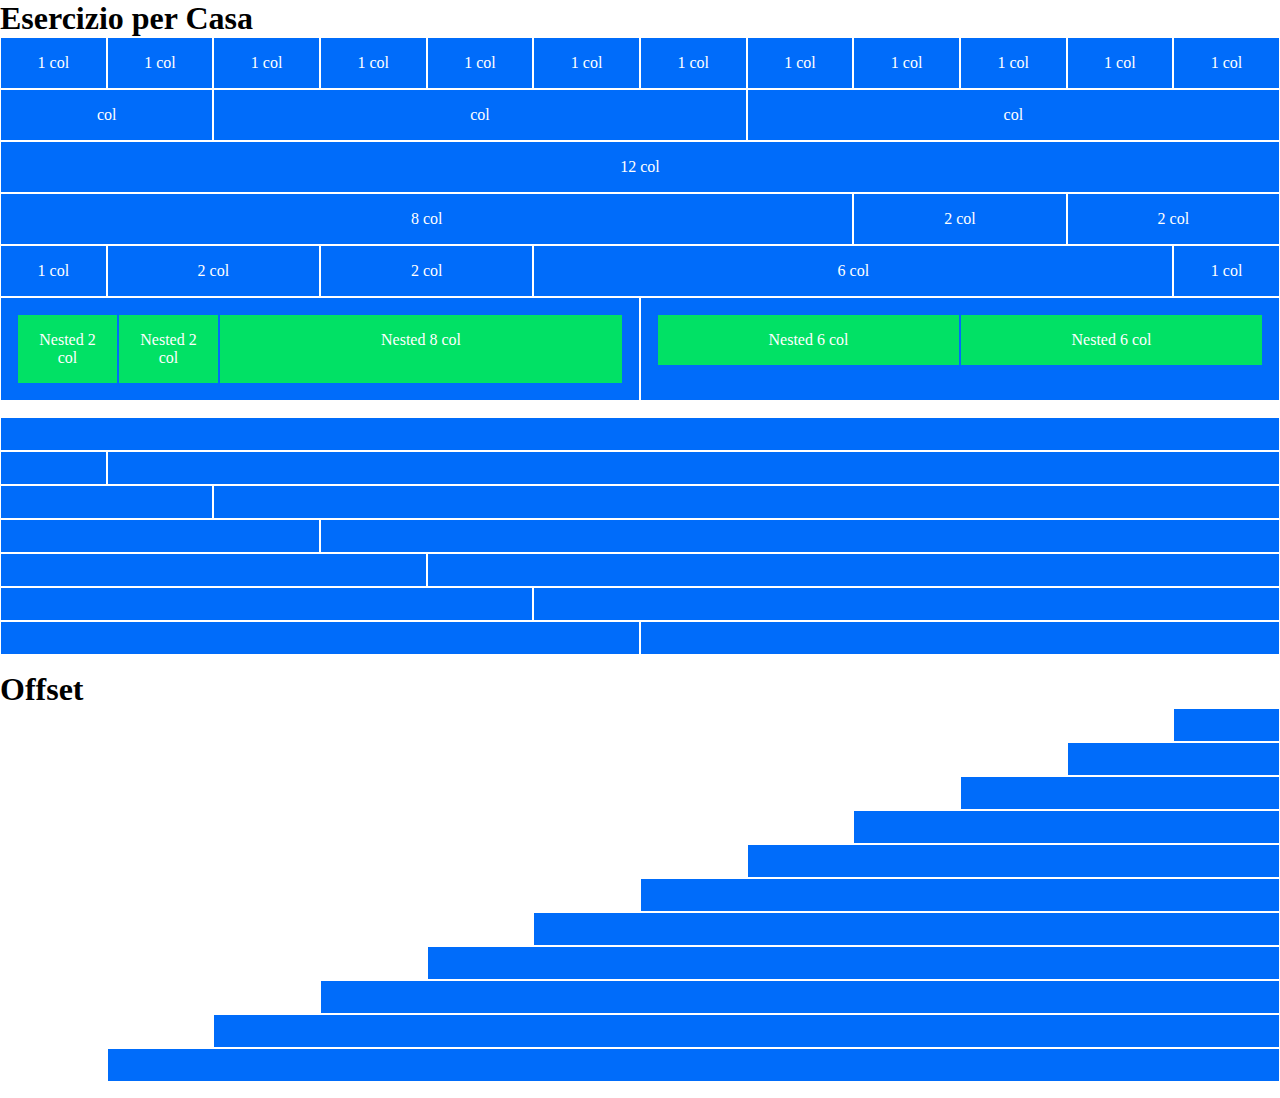
<file: index.html>
<!DOCTYPE html>
<html lang="it">
<head>
    <meta charset="UTF-8">
    <meta http-equiv="X-UA-Compatible" content="IE=edge">
    <meta name="viewport" content="width=device-width, initial-scale=1.0">
    <link rel="stylesheet" href="css/12bool.css">
    <link rel="stylesheet" href="css/style.css">
    <title>12 Bool</title>
</head>
<body>
    <main>


        <!-- First Container - Esercizio per Casa -->
        <div class="container">
            <h1>Esercizio per Casa</h1>

            <!-- First Row -->
            <div class="row">
                <div class="col-1">1 col</div>
                <div class="col-1">1 col</div>
                <div class="col-1">1 col</div>
                <div class="col-1">1 col</div>
                <div class="col-1">1 col</div>
                <div class="col-1">1 col</div>
                <div class="col-1">1 col</div>
                <div class="col-1">1 col</div>
                <div class="col-1">1 col</div>
                <div class="col-1">1 col</div>
                <div class="col-1">1 col</div>
                <div class="col-1">1 col</div>
            </div>

            <!-- Second Row -->
            <div class="row">
                <div class="col-2">col</div>
                <div class="col">col</div>
                <div class="col">col</div>
            </div>

            <!-- Third Row -->
            <div class="row">
                <div class="col-12">12 col</div>
            </div>

            <!-- Fourth Row -->
            <div class="row">
                <div class="col-8">8 col</div>
                <div class="col-2">2 col</div>
                <div class="col-2">2 col</div>
            </div>

            <!-- Fifth Row -->
            <div class="row">
                <div class="col-1">1 col</div>
                <div class="col-2">2 col</div>
                <div class="col-2">2 col</div>
                <div class="col-6">6 col</div>
                <div class="col-1">1 col</div>
            </div>

            <!-- Sixth Row -->
            <div class="row">
                <div class="col">
                    <div class="row">
                        <div class="col-2">Nested 2 col</div>
                        <div class="col-2">Nested 2 col</div>
                        <div class="col-8">Nested 8 col</div>
                    </div>
                </div>
                <div class="col">
                    <div class="row">
                        <div class="col-6">Nested 6 col</div>
                        <div class="col-6">Nested 6 col</div>
                    </div>
                </div>
            </div>
        </div>


        <!-- Second Container - Empty Boxes -->
        <div class="container">
            <div class="row">
                <div class="col-12"></div>
            </div>
            <div class="row">
                <div class="col-1"></div>
                <div class="col-11"></div>
            </div>
            <div class="row">
                <div class="col-2"></div>
                <div class="col-10"></div>
            </div>
            <div class="row">
                <div class="col-3"></div>
                <div class="col-9"></div>
            </div>
            <div class="row">
                <div class="col-4"></div>
                <div class="col-8"></div>
            </div>
            <div class="row">
                <div class="col-5"></div>
                <div class="col-7"></div>
            </div>
            <div class="row">
                <div class="col-6"></div>
                <div class="col-6"></div>
            </div>
        </div>


        <!-- Third Container - Offset -->
        <div class="container">
            <h1>Offset</h1>
            <div class="row">
                <div class="offset-11"></div>
                <div class="col-1"></div>
            </div>
            <div class="row">
                <div class="offset-10"></div>
                <div class="col-2"></div>
            </div>
            <div class="row">
                <div class="offset-9"></div>
                <div class="col-3"></div>
            </div>
            <div class="row">
                <div class="offset-8"></div>
                <div class="col-4"></div>
            </div>
            <div class="row">
                <div class="offset-7"></div>
                <div class="col-5"></div>
            </div>
            <div class="row">
                <div class="offset-6"></div>
                <div class="col-6"></div>
            </div>
            <div class="row">
                <div class="offset-5"></div>
                <div class="col-7"></div>
            </div>
            <div class="row">
                <div class="offset-4"></div>
                <div class="col-8"></div>
            </div>
            <div class="row">
                <div class="offset-3"></div>
                <div class="col-9"></div>
            </div>
            <div class="row">
                <div class="offset-2"></div>
                <div class="col-10"></div>
            </div>
            <div class="row">
                <div class="offset-1"></div>
                <div class="col-11"></div>
            </div>
        </div>
    </main>
</body>
</html>
</file>
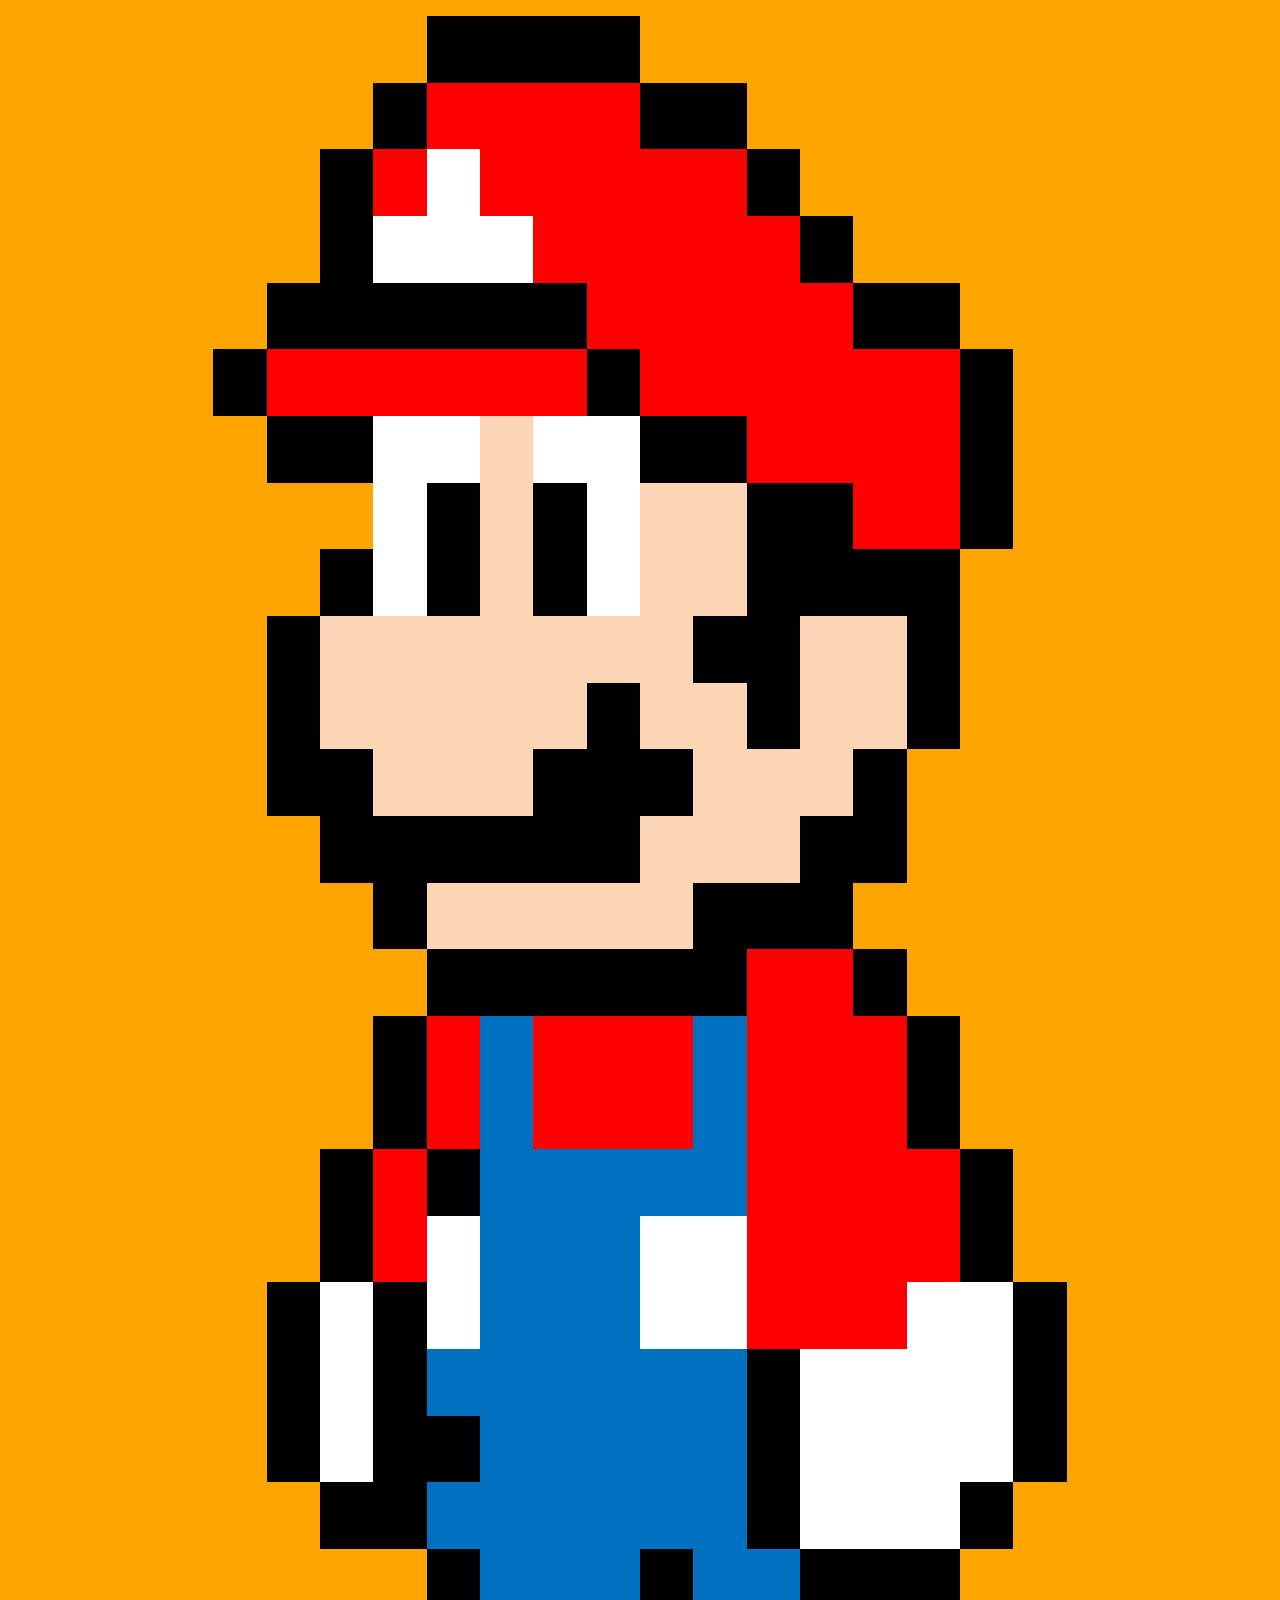
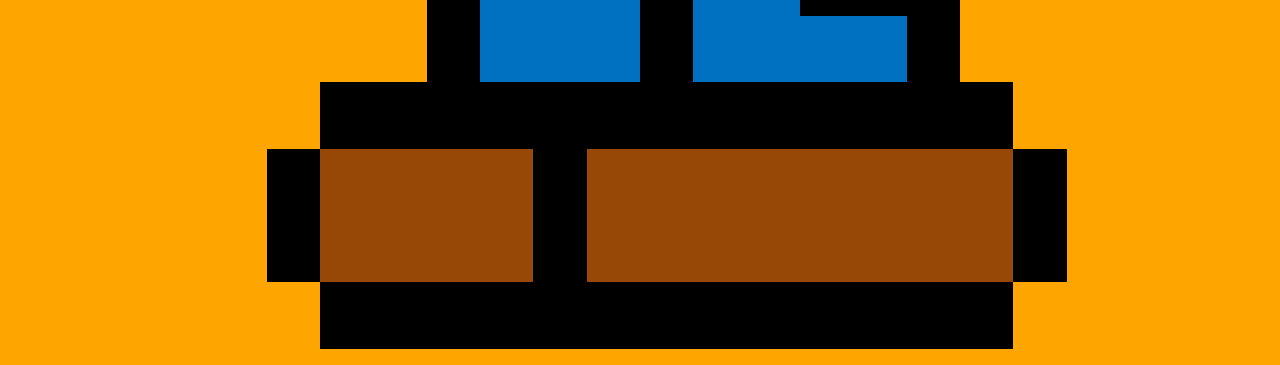
<file: bonus/index.html>
<!DOCTYPE html>
<html lang="en">
<head>
    <meta charset="UTF-8">
    <meta http-equiv="X-UA-Compatible" content="IE=edge">
    <meta name="viewport" content="width=device-width, initial-scale=1.0">
    <link rel="stylesheet" href="css/utility.css">
    <link rel="stylesheet" href="css/style.css">
    <title>Super Mario Pixel Art</title>
</head>
<body>
    <main>
        <div class="container">
            <div class="row">
                <div class="offset-4"></div>
                <div class="col-2 black"></div>
            </div>
            <div class="row">
                <div class="offset-3"></div>
                <div class="col-1 pad-0">
                    <div class="row">
                        <div class="offset-6"></div>
                        <div class="col-6 black"></div>
                    </div>
                </div>
                <div class="col-2 red"></div>
                <div class="col-1 black"></div>
            </div>
            <div class="row">
                <div class="offset-3"></div>
                <div class="col-1 pad-0">
                    <div class="row">
                        <div class="col-6 black"></div>
                        <div class="col-6 red"></div>
                    </div>
                </div>
                <div class="col-1 pad-0">
                    <div class="row">
                        <div class="col-6 white"></div>
                        <div class="col-6 red"></div>
                    </div>
                </div>
                <div class="col-2 red"></div>
                <div class="col-1 pad-0">
                    <div class="row">
                        <div class="col-6 black"></div>
                        <div class="offset-6"></div>
                    </div>
                </div>
            </div>
            <div class="row">
                <div class="offset-3"></div>
                <div class="col-1 pad-0">
                    <div class="row">
                        <div class="col-6 black"></div>
                        <div class="col-6 white"></div>
                    </div>
                </div>
                <div class="col-1 white"></div>
                <div class="col-2 red"></div>
                <div class="col-1 pad-0">
                    <div class="row">
                        <div class="col-6 red"></div>
                        <div class="col-6 black"></div>
                    </div>
                </div>
            </div>
            <div class="row">
                <div class="offset-2"></div>
                <div class="col-1 pad-0">
                    <div class="row">
                        <div class="offset-6"></div>
                        <div class="col-6 black"></div>
                    </div>
                </div>
                <div class="col-2 black"></div>
                <div class="col-1 pad-0">
                    <div class="row">
                        <div class="col-6 black"></div>
                        <div class="col-6 red"></div>
                    </div>
                </div>
                <div class="col-2 red"></div>
                <div class="col-1 black"></div>
            </div>
            <div class="row">
                <div class="offset-2"></div>
                <div class="col-1 pad-0">
                    <div class="row">
                        <div class="col-6 black"></div>
                        <div class="col-6 red"></div>
                    </div>
                </div>
                <div class="col-2 red"></div>
                <div class="col-1 pad-0">
                    <div class="row">
                        <div class="col-6 red"></div>
                        <div class="col-6 black"></div>
                    </div>
                </div>
                <div class="col-3 red"></div>
                <div class="col-1 pad-0">
                    <div class="row">
                        <div class="col-6 black"></div>
                        <div class="offset-6"></div>
                    </div>
                </div>
            </div>
            <div class="row">
                <div class="offset-2"></div>
                <div class="col-1 pad-0">
                    <div class="row">
                        <div class="offset-6"></div>
                        <div class="col-6 black"></div>
                    </div>
                </div>
                <div class="col-1 pad-0">
                    <div class="row">
                        <div class="col-6 black"></div>
                        <div class="col-6 white"></div>
                    </div>
                </div>
                <div class="col-1 pad-0">
                    <div class="row">
                        <div class="col-6 white"></div>
                        <div class="col-6 skin"></div>
                    </div>
                </div>
                <div class="col-1 white"></div>
                <div class="col-1 black"></div>
                <div class="col-2 red"></div>
                <div class="col-1 pad-0">
                    <div class="row">
                        <div class="col-6 black"></div>
                        <div class="offset-6"></div>
                    </div>
                </div>
            </div>
            <div class="row">
                <div class="offset-3"></div>
                <div class="col-1 pad-0">
                    <div class="row">
                        <div class="offset-6"></div>
                        <div class="col-6 white"></div>
                    </div>
                </div>
                <div class="col-1 pad-0">
                    <div class="row">
                        <div class="col-6 black"></div>
                        <div class="col-6 skin"></div>
                    </div>
                </div>
                <div class="col-1 pad-0">
                    <div class="row">
                        <div class="col-6 black"></div>
                        <div class="col-6 white"></div>
                    </div>
                </div>
                <div class="col-1 skin"></div>
                <div class="col-1 black"></div>
                <div class="col-1 red"></div>
                <div class="col-1 pad-0">
                    <div class="row">
                        <div class="col-6 black"></div>
                        <div class="offset-6"></div>
                    </div>
                </div>
            </div>
            <div class="row">
                <div class="offset-3"></div>
                <div class="col-1 pad-0">
                    <div class="row">
                        <div class="col-6 black"></div>
                        <div class="col-6 white"></div>
                    </div>
                </div>
                <div class="col-1 pad-0">
                    <div class="row">
                        <div class="col-6 black"></div>
                        <div class="col-6 skin"></div>
                    </div>
                </div>
                <div class="col-1 pad-0">
                    <div class="row">
                        <div class="col-6 black"></div>
                        <div class="col-6 white"></div>
                    </div>
                </div>
                <div class="col-1 skin"></div>
                <div class="col-2 black"></div>
            </div>
            <div class="row">
                <div class="offset-2"></div>
                <div class="col-1 pad-0">
                    <div class="row">
                        <div class="offset-6"></div>
                        <div class="col-6 black"></div>
                    </div>
                </div>
                <div class="col-3 skin"></div>
                <div class="col-1 pad-0">
                    <div class="row">
                        <div class="col-6 skin"></div>
                        <div class="col-6 black"></div>
                    </div>
                </div>
                <div class="col-1 pad-0">
                    <div class="row">
                        <div class="col-6 black"></div>
                        <div class="col-6 skin"></div>
                    </div>
                </div>
                <div class="col-1 pad-0">
                    <div class="row">
                        <div class="col-6 skin"></div>
                        <div class="col-6 black"></div>
                    </div>
                </div>
            </div>
            <div class="row">
                <div class="offset-2"></div>
                <div class="col-1 pad-0">
                    <div class="row">
                        <div class="offset-6"></div>
                        <div class="col-6 black"></div>
                    </div>
                </div>
                <div class="col-2 skin"></div>
                <div class="col-1 pad-0">
                    <div class="row">
                        <div class="col-6 skin"></div>
                        <div class="col-6 black"></div>
                    </div>
                </div>
                <div class="col-1 skin"></div>
                <div class="col-1 pad-0">
                    <div class="row">
                        <div class="col-6 black"></div>
                        <div class="col-6 skin"></div>
                    </div>
                </div>
                <div class="col-1 pad-0">
                    <div class="row">
                        <div class="col-6 skin"></div>
                        <div class="col-6 black"></div>
                    </div>
                </div>
            </div>
            <div class="row">
                <div class="offset-2"></div>
                <div class="col-1 pad-0">
                    <div class="row">
                        <div class="offset-6"></div>
                        <div class="col-6 black"></div>
                    </div>
                </div>
                <div class="col-1 pad-0">
                    <div class="row">
                        <div class="col-6 black"></div>
                        <div class="col-6 skin"></div>
                    </div>
                </div>
                <div class="col-1 skin"></div>
                <div class="col-1 black"></div>
                <div class="col-1 pad-0">
                    <div class="row">
                        <div class="col-6 black"></div>
                        <div class="col-6 skin"></div>
                    </div>
                </div>
                <div class="col-1 skin"></div>
                <div class="col-1 pad-0">
                    <div class="row">
                        <div class="col-6 black"></div>
                        <div class="offset-6"></div>
                    </div>
                </div>
            </div>
            <div class="row">
                <div class="offset-3"></div>
                <div class="col-3 black"></div>
                <div class="col-1 skin"></div>
                <div class="col-1 pad-0">
                    <div class="row">
                        <div class="col-6 skin"></div>
                        <div class="col-6 black"></div>
                    </div>
                </div>
                <div class="col-1 pad-0">
                    <div class="row">
                        <div class="col-6 black"></div>
                        <div class="offset-6"></div>
                    </div>
                </div>
            </div>
            <div class="row">
                <div class="offset-3"></div>
                <div class="col-1 pad-0">
                    <div class="row">
                        <div class="offset-6"></div>
                        <div class="col-6 black"></div>
                    </div>
                </div>
                <div class="col-2 skin"></div>
                <div class="col-1 pad-0">
                    <div class="row">
                        <div class="col-6 skin"></div>
                        <div class="col-6 black"></div>
                    </div>
                </div>
                <div class="col-1 black"></div>
            </div>
            <div class="row">
                <div class="offset-4"></div>
                <div class="col-3 black"></div>
                <div class="col-1 red"></div>
                <div class="col-1 pad-0">
                    <div class="row">
                        <div class="col-6 black"></div>
                        <div class="offset-6"></div>
                    </div>
                </div>
            </div>
            <div class="row">
                <div class="offset-3"></div>
                <div class="col-1 pad-0">
                    <div class="row">
                        <div class="offset-6"></div>
                        <div class="col-6 black"></div>
                    </div>
                </div>
                <div class="col-1 pad-0">
                    <div class="row">
                        <div class="col-6 red"></div>
                        <div class="col-6 blue"></div>
                    </div>
                </div>
                <div class="col-1 red"></div>
                <div class="col-1 pad-0">
                    <div class="row">
                        <div class="col-6 red"></div>
                        <div class="col-6 blue"></div>
                    </div>
                </div>
                <div class="col-1 red"></div>
                <div class="col-1 pad-0">
                    <div class="row">
                        <div class="col-6 red"></div>
                        <div class="col-6 black"></div>
                    </div>
                </div>
            </div>
            <div class="row">
                <div class="offset-3"></div>
                <div class="col-1 pad-0">
                    <div class="row">
                        <div class="offset-6"></div>
                        <div class="col-6 black"></div>
                    </div>
                </div>
                <div class="col-1 pad-0">
                    <div class="row">
                        <div class="col-6 red"></div>
                        <div class="col-6 blue"></div>
                    </div>
                </div>
                <div class="col-1 red"></div>
                <div class="col-1 pad-0">
                    <div class="row">
                        <div class="col-6 red"></div>
                        <div class="col-6 blue"></div>
                    </div>
                </div>
                <div class="col-1 red"></div>
                <div class="col-1 pad-0">
                    <div class="row">
                        <div class="col-6 red"></div>
                        <div class="col-6 black"></div>
                    </div>
                </div>
            </div>
            <div class="row">
                <div class="offset-3"></div>
                <div class="col-1 pad-0">
                    <div class="row">
                        <div class="col-6 black"></div>
                        <div class="col-6 red"></div>
                    </div>
                </div>
                <div class="col-1 pad-0">
                    <div class="row">
                        <div class="col-6 black"></div>
                        <div class="col-6 blue"></div>
                    </div>
                </div>
                <div class="col-2 blue"></div>
                <div class="col-2 red"></div>
                <div class="col-1 pad-0">
                    <div class="row">
                        <div class="col-6 black"></div>
                        <div class="offset-6"></div>
                    </div>
                </div>
            </div>
            <div class="row">
                <div class="offset-3"></div>
                <div class="col-1 pad-0">
                    <div class="row">
                        <div class="col-6 black"></div>
                        <div class="col-6 red"></div>
                    </div>
                </div>
                <div class="col-1 pad-0">
                    <div class="row">
                        <div class="col-6 white"></div>
                        <div class="col-6 blue"></div>
                    </div>
                </div>
                <div class="col-1 blue"></div>
                <div class="col-1 white"></div>
                <div class="col-2 red"></div>
                <div class="col-1 pad-0">
                    <div class="row">
                        <div class="col-6 black"></div>
                        <div class="offset-6"></div>
                    </div>
                </div>
            </div>
            <div class="row">
                <div class="offset-2"></div>
                <div class="col-1 pad-0">
                    <div class="row">
                        <div class="offset-6"></div>
                        <div class="col-6 black"></div>
                    </div>
                </div>
                <div class="col-1 pad-0">
                    <div class="row">
                        <div class="col-6 white"></div>
                        <div class="col-6 black"></div>
                    </div>
                </div>
                <div class="col-1 pad-0">
                    <div class="row">
                        <div class="col-6 white"></div>
                        <div class="col-6 blue"></div>
                    </div>
                </div>
                <div class="col-1 blue"></div>
                <div class="col-1 white"></div>
                <div class="col-1 red"></div>
                <div class="col-1 pad-0">
                    <div class="row">
                        <div class="col-6 red"></div>
                        <div class="col-6 white"></div>
                    </div>
                </div>
                <div class="col-1 pad-0">
                    <div class="row">
                        <div class="col-6 white"></div>
                        <div class="col-6 black"></div>
                    </div>
                </div>
            </div>
            <div class="row">
                <div class="offset-2"></div>
                <div class="col-1 pad-0">
                    <div class="row">
                        <div class="offset-6"></div>
                        <div class="col-6 black"></div>
                    </div>
                </div>
                <div class="col-1 pad-0">
                    <div class="row">
                        <div class="col-6 white"></div>
                        <div class="col-6 black"></div>
                    </div>
                </div>
                <div class="col-3 blue"></div>
                <div class="col-1 pad-0">
                    <div class="row">
                        <div class="col-6 black"></div>
                        <div class="col-6 white"></div>
                    </div>
                </div>
                <div class="col-1 white"></div>
                <div class="col-1 pad-0">
                    <div class="row">
                        <div class="col-6 white"></div>
                        <div class="col-6 black"></div>
                    </div>
                </div>
            </div>
            <div class="row">
                <div class="offset-2"></div>
                <div class="col-1 pad-0">
                    <div class="row">
                        <div class="offset-6"></div>
                        <div class="col-6 black"></div>
                    </div>
                </div>
                <div class="col-1 pad-0">
                    <div class="row">
                        <div class="col-6 white"></div>
                        <div class="col-6 black"></div>
                    </div>
                </div>
                <div class="col-1 pad-0">
                    <div class="row">
                        <div class="col-6 black"></div>
                        <div class="col-6 blue"></div>
                    </div>
                </div>
                <div class="col-2 blue"></div>
                <div class="col-1 pad-0">
                    <div class="row">
                        <div class="col-6 black"></div>
                        <div class="col-6 white"></div>
                    </div>
                </div>
                <div class="col-1 white"></div>
                <div class="col-1 pad-0">
                    <div class="row">
                        <div class="col-6 white"></div>
                        <div class="col-6 black"></div>
                    </div>
                </div>
            </div>
            <div class="row">
                <div class="offset-3"></div>
                <div class="col-1 black"></div>
                <div class="col-3 blue"></div>
                <div class="col-1 pad-0">
                    <div class="row">
                        <div class="col-6 black"></div>
                        <div class="col-6 white"></div>
                    </div>
                </div>
                <div class="col-1 white"></div>
                <div class="col-1 pad-0">
                    <div class="row">
                        <div class="col-6 black"></div>
                        <div class="offset-6"></div>
                    </div>
                </div>
            </div>
            <div class="row">
                <div class="offset-4"></div>
                <div class="col-1 pad-0">
                    <div class="row">
                        <div class="col-6 black"></div>
                        <div class="col-6 blue"></div>
                    </div>
                </div>
                <div class="col-1 blue"></div>
                <div class="col-1 pad-0">
                    <div class="row">
                        <div class="col-6 black"></div>
                        <div class="col-6 blue"></div>
                    </div>
                </div>
                <div class="col-1 pad-0">
                    <div class="row">
                        <div class="col-6 blue"></div>
                        <div class="col-6 black"></div>
                    </div>
                </div>
                <div class="col-1 black"></div>
            </div>
            <div class="row">
                <div class="offset-4"></div>
                <div class="col-1 pad-0">
                    <div class="row">
                        <div class="col-6 black"></div>
                        <div class="col-6 blue"></div>
                    </div>
                </div>
                <div class="col-1 blue"></div>
                <div class="col-1 pad-0">
                    <div class="row">
                        <div class="col-6 black"></div>
                        <div class="col-6 blue"></div>
                    </div>
                </div>
                <div class="col-1 blue"></div>
                <div class="col-1 pad-0">
                    <div class="row">
                        <div class="col-6 blue"></div>
                        <div class="col-6 black"></div>
                    </div>
                </div>
            </div>
            <div class="row">
                <div class="offset-3"></div>
                <div class="col-6 black"></div>
                <div class="col-1 pad-0">
                    <div class="row">
                        <div class="col-6 black"></div>
                        <div class="offset-6"></div>
                    </div>
                </div>
            </div>
            <div class="row">
                <div class="offset-2"></div>
                <div class="col-1 pad-0">
                    <div class="row">
                        <div class="offset-6"></div>
                        <div class="col-6 black"></div>
                    </div>
                </div>
                <div class="col-2 brown"></div>
                <div class="col-1 pad-0">
                    <div class="row">
                        <div class="col-6 black"></div>
                        <div class="col-6 brown"></div>
                    </div>
                </div>
                <div class="col-3 brown"></div>
                <div class="col-1 pad-0">
                    <div class="row">
                        <div class="col-6 brown"></div>
                        <div class="col-6 black"></div>
                    </div>
                </div>
            </div>
            <div class="row">
                <div class="offset-2"></div>
                <div class="col-1 pad-0">
                    <div class="row">
                        <div class="offset-6"></div>
                        <div class="col-6 black"></div>
                    </div>
                </div>
                <div class="col-2 brown"></div>
                <div class="col-1 pad-0">
                    <div class="row">
                        <div class="col-6 black"></div>
                        <div class="col-6 brown"></div>
                    </div>
                </div>
                <div class="col-3 brown"></div>
                <div class="col-1 pad-0">
                    <div class="row">
                        <div class="col-6 brown"></div>
                        <div class="col-6 black"></div>
                    </div>
                </div>
            </div>
            <div class="row">
                <div class="offset-3"></div>
                <div class="col-6 black"></div>
                <div class="col-1 pad-0">
                    <div class="row">
                        <div class="col-6 black"></div>
                        <div class="offset-6"></div>
                    </div>
                </div>
            </div>
        </div>
    </main>
</body>
</html>
</file>
<file: css/style.css>
[class^='col'] {
    background-color: #006cfa;
    border: 1px solid white;
    color: white;
    padding: 1rem;
    text-align: center;
}

.col > .row > [class^='col'] {
    background-color: #01e165;
    border: 1px solid #006cfa;
}

.container {
    margin-bottom: 1rem;
}
</file>
<file: bonus/css/style.css>
main {
    background-color: orange;
}

[class^='col'] {
    padding: 1rem;
    height: calc(100vh / 13.5);
}

.pad-0 {
    padding: 0;
}

.black {
    background-color: black;
}

.red {
    background-color: red;
}

.white {
    background-color: white;
}

.skin {
    background-color: #fcd5b4;
}

.blue {
    background-color: #0071c1;
}

.brown {
    background-color: #974806;
}

.container {
    padding: 1rem 0;
}
</file>
<file: css/12bool.css>
/* Reset */
* {
    margin: 0;
    padding: 0;
    box-sizing: border-box;
}

/* Columns Framework */
.row {
    display: flex;
    flex-wrap: wrap;
}

.col-1 {
    flex-basis: calc((100% / 12) * 1);
    max-width: calc((100% / 12) * 1);
}

.col-2 {
    flex-basis: calc((100% / 12) * 2);
    max-width: calc((100% / 12) * 2);
}

.col-3 {
    flex-basis: calc((100% / 12) * 3);
    max-width: calc((100% / 12) * 3);
}

.col-4 {
    flex-basis: calc((100% / 12) * 4);
    max-width: calc((100% / 12) * 4);
}

.col-5 {
    flex-basis: calc((100% / 12) * 5);
    max-width: calc((100% / 12) * 5);
}

.col-6 {
    flex-basis: calc((100% / 12) * 6);
    max-width: calc((100% / 12) * 6);
}

.col-7 {
    flex-basis: calc((100% / 12) * 7);
    max-width: calc((100% / 12) * 7);
}

.col-8 {
    flex-basis: calc((100% / 12) * 8);
    max-width: calc((100% / 12) * 8);
}

.col-9 {
    flex-basis: calc((100% / 12) * 9);
    max-width: calc((100% / 12) * 9);
}

.col-10 {
    flex-basis: calc((100% / 12) * 10);
    max-width: calc((100% / 12) * 10);
}

.col-11 {
    flex-basis: calc((100% / 12) * 11);
    max-width: calc((100% / 12) * 11);
}

.col-12 {
    flex-basis: calc((100% / 12) * 12);
    max-width: calc((100% / 12) * 12);
}

.col {
    flex-basis: 0;
    flex-grow: 1;
    max-width: 100%;
}

.offset-1 {
    flex-basis: calc((100% / 12) * 1);
    max-width: calc((100% / 12) * 1);
}

.offset-2 {
    flex-basis: calc((100% / 12) * 2);
    max-width: calc((100% / 12) * 2);
}

.offset-3 {
    flex-basis: calc((100% / 12) * 3);
    max-width: calc((100% / 12) * 3);
}

.offset-4 {
    flex-basis: calc((100% / 12) * 4);
    max-width: calc((100% / 12) * 4);
}

.offset-5 {
    flex-basis: calc((100% / 12) * 5);
    max-width: calc((100% / 12) * 5);
}

.offset-6 {
    flex-basis: calc((100% / 12) * 6);
    max-width: calc((100% / 12) * 6);
}

.offset-7 {
    flex-basis: calc((100% / 12) * 7);
    max-width: calc((100% / 12) * 7);
}

.offset-8 {
    flex-basis: calc((100% / 12) * 8);
    max-width: calc((100% / 12) * 8);
}

.offset-9 {
    flex-basis: calc((100% / 12) * 9);
    max-width: calc((100% / 12) * 9);
}

.offset-10 {
    flex-basis: calc((100% / 12) * 10);
    max-width: calc((100% / 12) * 10);
}

.offset-11 {
    flex-basis: calc((100% / 12) * 11);
    max-width: calc((100% / 12) * 11);
}
</file>
<file: bonus/css/utility.css>
/* Reset */
* {
    margin: 0;
    padding: 0;
    box-sizing: border-box;
}

/* Columns Framework */
.row {
    display: flex;
    flex-wrap: wrap;
}

.col-1 {
    flex-basis: calc((100% / 12) * 1);
    max-width: calc((100% / 12) * 1);
}

.col-2 {
    flex-basis: calc((100% / 12) * 2);
    max-width: calc((100% / 12) * 2);
}

.col-3 {
    flex-basis: calc((100% / 12) * 3);
    max-width: calc((100% / 12) * 3);
}

.col-4 {
    flex-basis: calc((100% / 12) * 4);
    max-width: calc((100% / 12) * 4);
}

.col-5 {
    flex-basis: calc((100% / 12) * 5);
    max-width: calc((100% / 12) * 5);
}

.col-6 {
    flex-basis: calc((100% / 12) * 6);
    max-width: calc((100% / 12) * 6);
}

.col-7 {
    flex-basis: calc((100% / 12) * 7);
    max-width: calc((100% / 12) * 7);
}

.col-8 {
    flex-basis: calc((100% / 12) * 8);
    max-width: calc((100% / 12) * 8);
}

.col-9 {
    flex-basis: calc((100% / 12) * 9);
    max-width: calc((100% / 12) * 9);
}

.col-10 {
    flex-basis: calc((100% / 12) * 10);
    max-width: calc((100% / 12) * 10);
}

.col-11 {
    flex-basis: calc((100% / 12) * 11);
    max-width: calc((100% / 12) * 11);
}

.col-12 {
    flex-basis: calc((100% / 12) * 12);
    max-width: calc((100% / 12) * 12);
}

.col {
    flex-basis: 0;
    flex-grow: 1;
    max-width: 100%;
}

.offset-1 {
    flex-basis: calc((100% / 12) * 1);
    max-width: calc((100% / 12) * 1);
}

.offset-2 {
    flex-basis: calc((100% / 12) * 2);
    max-width: calc((100% / 12) * 2);
}

.offset-3 {
    flex-basis: calc((100% / 12) * 3);
    max-width: calc((100% / 12) * 3);
}

.offset-4 {
    flex-basis: calc((100% / 12) * 4);
    max-width: calc((100% / 12) * 4);
}

.offset-5 {
    flex-basis: calc((100% / 12) * 5);
    max-width: calc((100% / 12) * 5);
}

.offset-6 {
    flex-basis: calc((100% / 12) * 6);
    max-width: calc((100% / 12) * 6);
}

.offset-7 {
    flex-basis: calc((100% / 12) * 7);
    max-width: calc((100% / 12) * 7);
}

.offset-8 {
    flex-basis: calc((100% / 12) * 8);
    max-width: calc((100% / 12) * 8);
}

.offset-9 {
    flex-basis: calc((100% / 12) * 9);
    max-width: calc((100% / 12) * 9);
}

.offset-10 {
    flex-basis: calc((100% / 12) * 10);
    max-width: calc((100% / 12) * 10);
}

.offset-11 {
    flex-basis: calc((100% / 12) * 11);
    max-width: calc((100% / 12) * 11);
}
</file>
